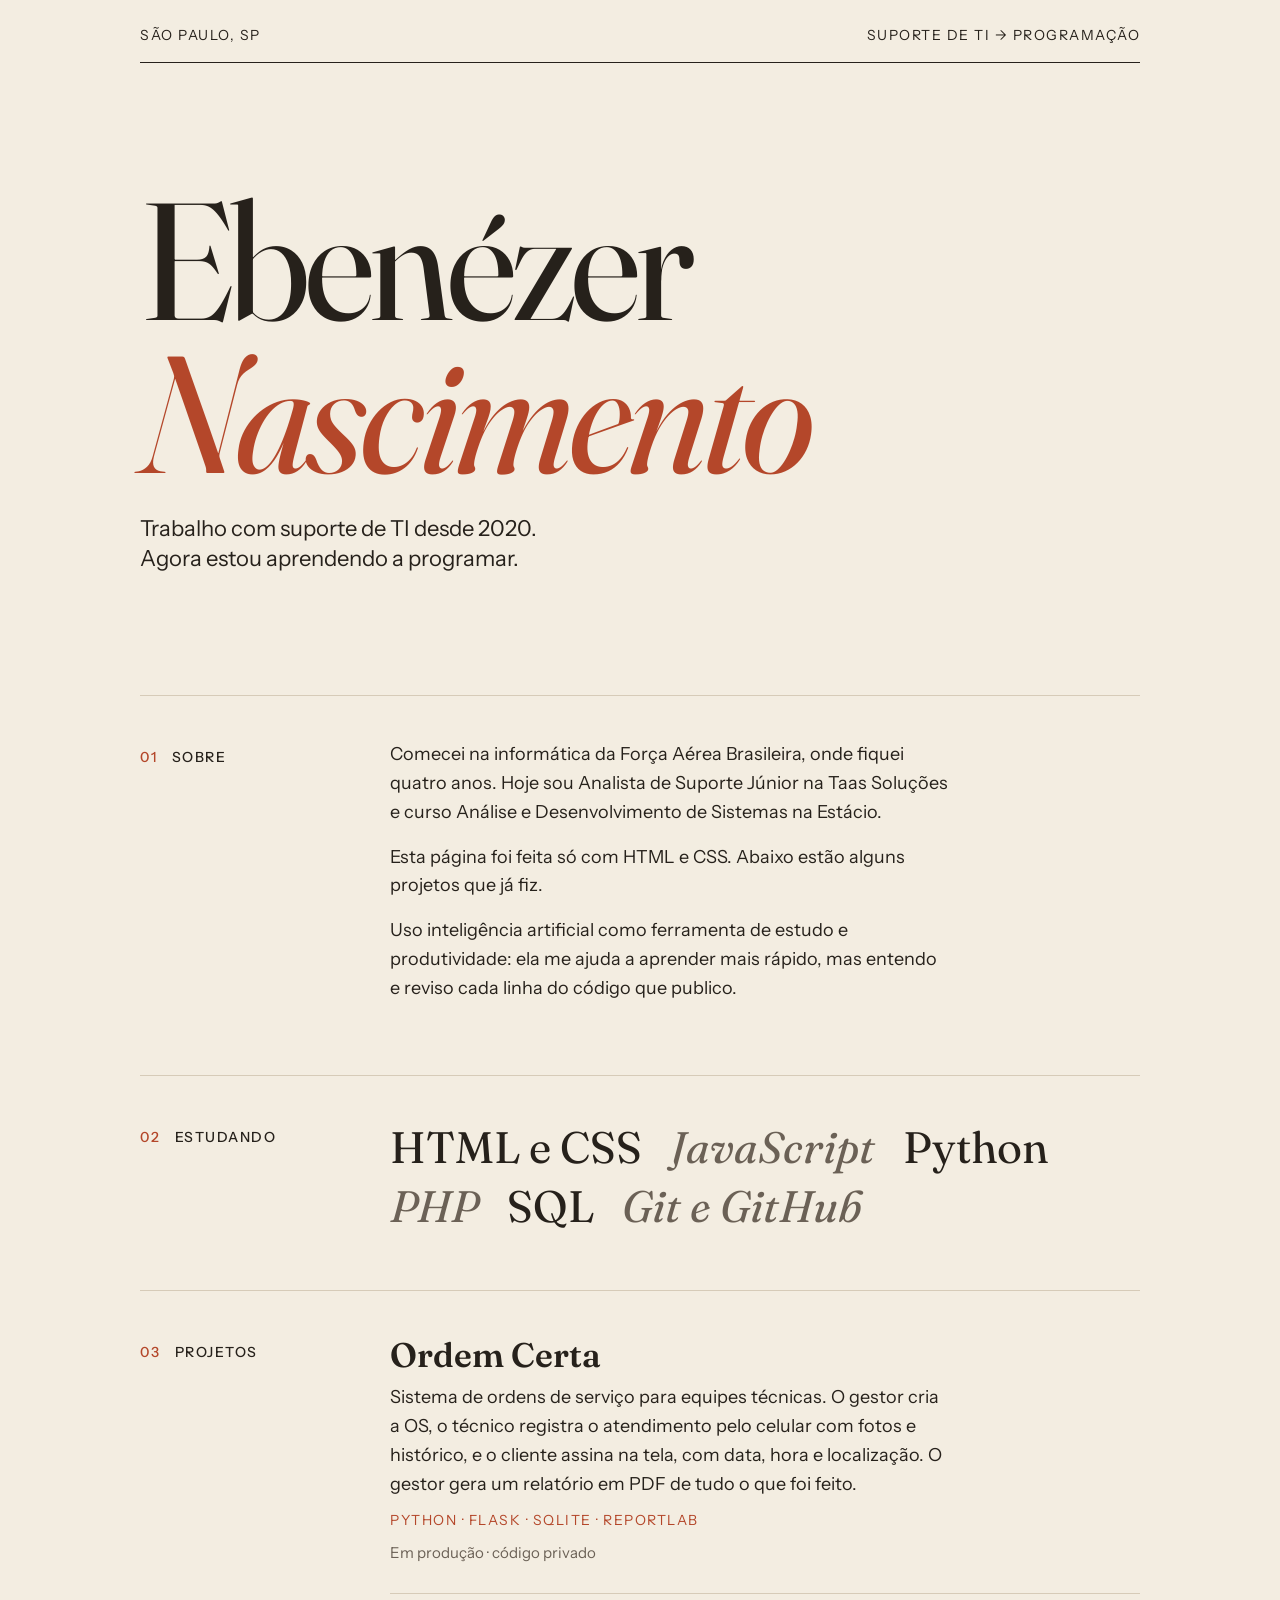
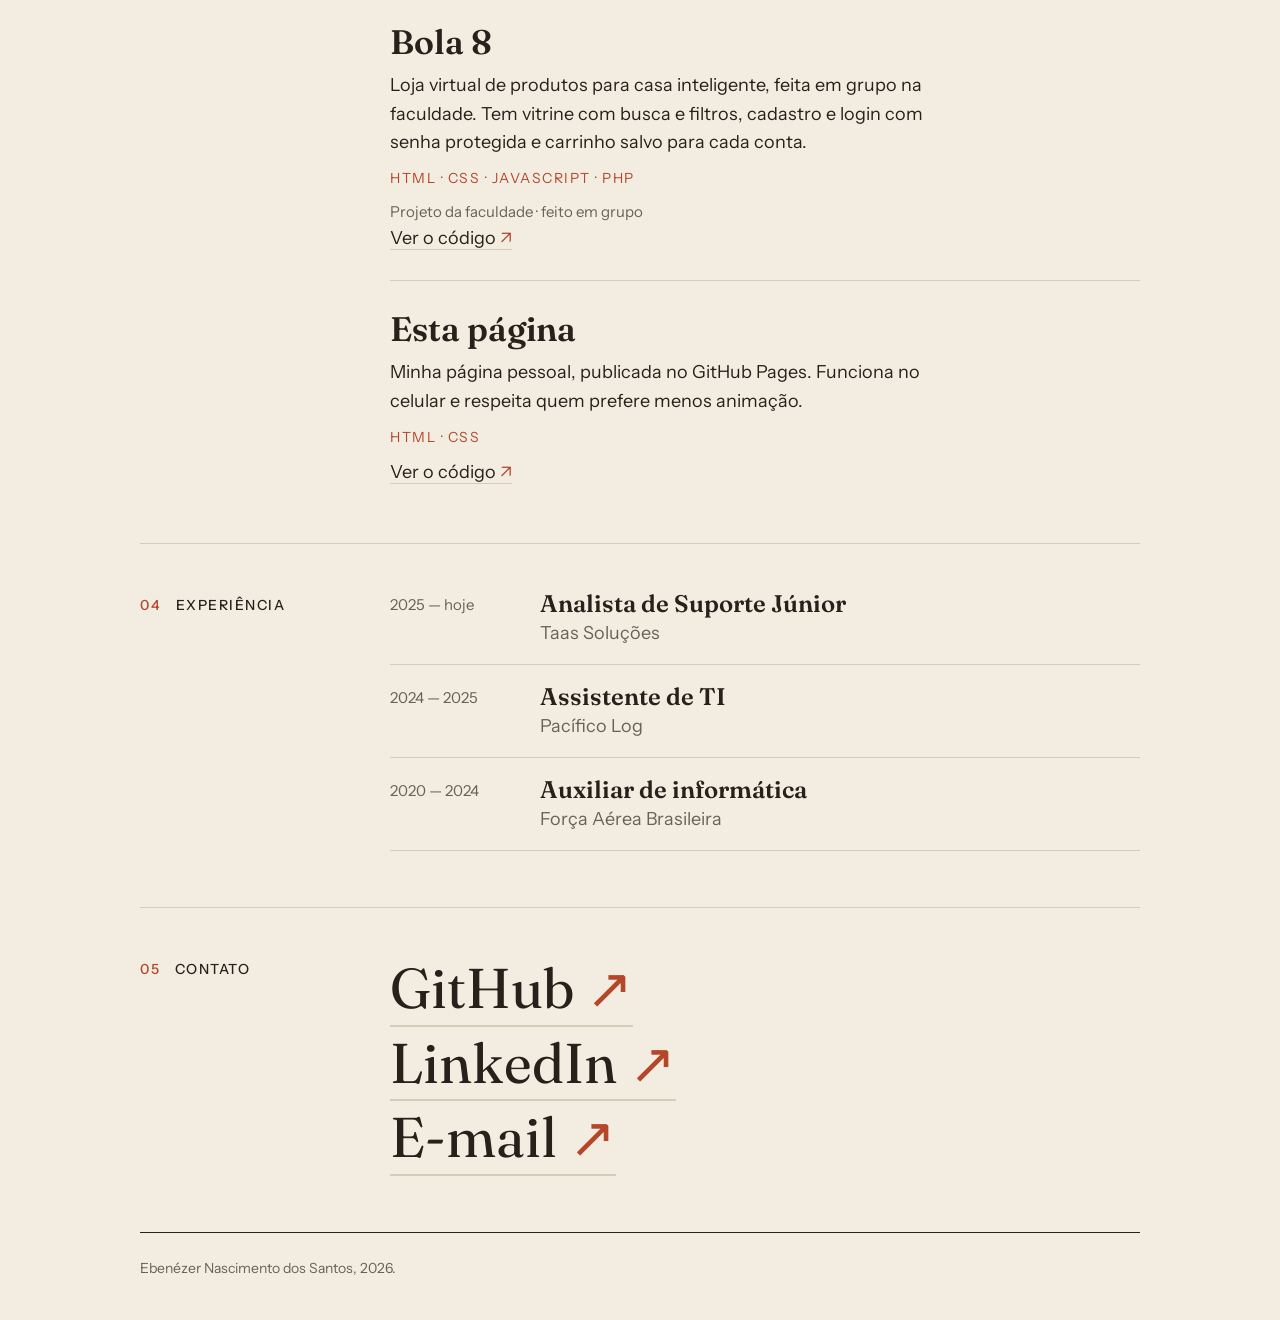
<file: index.html>
<!DOCTYPE html>
<html lang="pt-BR">
<head>
  <meta charset="UTF-8">
  <meta name="viewport" content="width=device-width, initial-scale=1.0">
  <title>Ebenézer Nascimento | Página pessoal</title>
  <meta name="description" content="Analista de Suporte de TI em Guarulhos, estudando programação. Projetos em HTML, CSS, JavaScript, PHP e Python.">

  <!-- Prévia que aparece quando o link é colado no LinkedIn ou no WhatsApp -->
  <meta property="og:type" content="website">
  <meta property="og:url" content="https://ebenezer-zeus.github.io/">
  <meta property="og:title" content="Ebenézer Nascimento | Suporte de TI → Programação">
  <meta property="og:description" content="Analista de Suporte de TI em Guarulhos, estudando programação. Veja meus projetos.">
  <meta property="og:locale" content="pt_BR">

  <!-- Fontes do Google Fonts: Fraunces (títulos) e Instrument Sans (textos) -->
  <link rel="preconnect" href="https://fonts.googleapis.com">
  <link rel="preconnect" href="https://fonts.gstatic.com" crossorigin>
  <link href="https://fonts.googleapis.com/css2?family=Fraunces:ital,opsz,wght@0,9..144,400;0,9..144,600;1,9..144,400&family=Instrument+Sans:wght@400;500&display=swap" rel="stylesheet">

  <link rel="stylesheet" href="style.css">
</head>
<body>

  <header>
    <div class="faixa">
      <span>São Paulo, SP</span>
      <span>Suporte de TI → Programação</span>
    </div>

    <h1>Ebenézer <em>Nascimento</em></h1>

    <p class="chamada">
      Trabalho com suporte de TI desde 2020.
      Agora estou aprendendo a programar.
    </p>
  </header>

  <main>
    <section>
      <h2><span>01</span> Sobre</h2>
      <div>
        <p>
          Comecei na informática da Força Aérea Brasileira, onde fiquei quatro anos.
          Hoje sou Analista de Suporte Júnior na Taas Soluções e curso
          Análise e Desenvolvimento de Sistemas na Estácio.
        </p>
        <p>
          Esta página foi feita só com HTML e CSS. Abaixo estão alguns projetos que já fiz.
        </p>
        <p>
          Uso inteligência artificial como ferramenta de estudo e produtividade: ela me ajuda
          a aprender mais rápido, mas entendo e reviso cada linha do código que publico.
        </p>
      </div>
    </section>

    <section>
      <h2><span>02</span> Estudando</h2>
      <ul class="estudos">
        <li>HTML e CSS</li>
        <li>JavaScript</li>
        <li>Python</li>
        <li>PHP</li>
        <li>SQL</li>
        <li>Git e GitHub</li>
      </ul>
    </section>

    <section>
      <h2><span>03</span> Projetos</h2>
      <ul class="projetos">
        <li>
          <h3>Ordem Certa</h3>
          <p>
            Sistema de ordens de serviço para equipes técnicas. O gestor cria a OS, o técnico
            registra o atendimento pelo celular com fotos e histórico, e o cliente assina na tela,
            com data, hora e localização. O gestor gera um relatório em PDF de tudo o que foi feito.
          </p>
          <p class="tecnologias">Python · Flask · SQLite · ReportLab</p>
          <p class="aviso">Em produção · código privado</p>
        </li>
        <li>
          <h3>Bola 8</h3>
          <p>
            Loja virtual de produtos para casa inteligente, feita em grupo na faculdade.
            Tem vitrine com busca e filtros, cadastro e login com senha protegida e
            carrinho salvo para cada conta.
          </p>
          <p class="tecnologias">HTML · CSS · JavaScript · PHP</p>
          <p class="aviso">Projeto da faculdade · feito em grupo</p>
          <a class="link-projeto" href="https://github.com/Ebenezer-Zeus/bola_8">Ver o código <span>↗</span></a>        </li>
        <li>
          <h3>Esta página</h3>
          <p>
            Minha página pessoal, publicada no GitHub Pages. Funciona no celular e respeita
            quem prefere menos animação.
          </p>
          <p class="tecnologias">HTML · CSS</p>
          <a class="link-projeto" href="https://github.com/Ebenezer-Zeus/Ebenezer-Zeus.github.io">Ver o código <span>↗</span></a>
        </li>
      </ul>
    </section>

    <section>
      <h2><span>04</span> Experiência</h2>
      <ul class="experiencia">
        <li>
          <span class="anos">2025 — hoje</span>
          <strong>Analista de Suporte Júnior</strong>
          <span class="empresa">Taas Soluções</span>
        </li>
        <li>
          <span class="anos">2024 — 2025</span>
          <strong>Assistente de TI</strong>
          <span class="empresa">Pacífico Log</span>
        </li>
        <li>
          <span class="anos">2020 — 2024</span>
          <strong>Auxiliar de informática</strong>
          <span class="empresa">Força Aérea Brasileira</span>
        </li>
      </ul>
    </section>

    <section>
      <h2><span>05</span> Contato</h2>
      <ul class="contato">
        <li><a href="https://github.com/Ebenezer-Zeus">GitHub <span>↗</span></a></li>
        <li><a href="https://www.linkedin.com/in/ebenezer-nascimento-dos-santos">LinkedIn <span>↗</span></a></li>
        <li><a href="mailto:sebenezer139@gmail.com">E-mail <span>↗</span></a></li>
      </ul>
    </section>
  </main>

  <footer>
    <p>Ebenézer Nascimento dos Santos, 2026.</p>
  </footer>

</body>
</html>
</file>
<file: style.css>
/* Cores e fontes guardadas em "variáveis", para mudar tudo em um lugar só */
:root {
  --papel: #f3ede1;      /* fundo, cor de papel */
  --tinta: #26211b;      /* texto principal */
  --tinta-fraca: #6b6156; /* texto secundário */
  --linha: #d6cbb8;      /* linhas divisórias */
  --destaque: #b4472a;   /* cor de destaque (ferrugem) */

  --fonte-titulo: "Fraunces", Georgia, serif;
  --fonte-texto: "Instrument Sans", Verdana, sans-serif;
}

/* Página inteira */
body {
  margin: 0;
  padding: 0 clamp(20px, 6vw, 80px);
  font-family: var(--fonte-texto);
  font-size: 18px;
  line-height: 1.6;
  color: var(--tinta);
  background-color: var(--papel);
}

header,
main,
footer {
  max-width: 1000px;
  margin: 0 auto;
}

/* ---------- Topo ---------- */

/* Faixa fininha com cidade e objetivo */
.faixa {
  display: flex;
  justify-content: space-between;
  gap: 20px;
  padding: 24px 0 16px 0;
  border-bottom: 1px solid var(--tinta);
  font-size: 14px;
  text-transform: uppercase;
  letter-spacing: 1.5px;
}

/* Nome bem grande. O clamp faz o tamanho acompanhar a largura da tela */
h1 {
  margin: clamp(50px, 10vw, 120px) 0 24px 0;
  font-family: var(--fonte-titulo);
  font-weight: 400;
  font-size: clamp(54px, 13vw, 168px);
  line-height: 0.92;
  letter-spacing: -0.03em;
}

/* O sobrenome fica em itálico, na cor de destaque e em outra linha */
h1 em {
  display: block;
  color: var(--destaque);
}

.chamada {
  max-width: 460px;
  margin: 0 0 clamp(60px, 10vw, 120px) 0;
  font-size: 22px;
  line-height: 1.4;
}

/* ---------- Blocos de conteúdo ---------- */

/* Cada bloco tem duas colunas: o rótulo à esquerda e o conteúdo à direita */
section {
  display: grid;
  grid-template-columns: 220px 1fr;
  gap: 30px;
  padding: 44px 0 56px 0;
  border-top: 1px solid var(--linha);
}

h2 {
  margin: 6px 0 0 0;
  font-family: var(--fonte-texto);
  font-weight: 500;
  font-size: 14px;
  text-transform: uppercase;
  letter-spacing: 1.5px;
}

/* O número (01, 02...) na frente do rótulo */
h2 span {
  margin-right: 10px;
  color: var(--destaque);
}

section p {
  max-width: 560px;
  margin: 0 0 16px 0;
}

ul {
  margin: 0;
  padding: 0;
  list-style: none;
}

/* Lista do que estou estudando: palavras grandes, uma ao lado da outra */
.estudos {
  display: flex;
  flex-wrap: wrap;
  gap: 4px 28px;
  font-family: var(--fonte-titulo);
  font-size: clamp(28px, 4vw, 44px);
  line-height: 1.25;
}

/* Um sim, um não: fica em itálico e mais claro, para dar ritmo */
.estudos li:nth-child(even) {
  font-style: italic;
  color: var(--tinta-fraca);
}

/* Experiência: os anos à esquerda, o cargo e a empresa à direita */
.experiencia li {
  display: grid;
  grid-template-columns: 150px 1fr;
  padding: 16px 0;
  border-bottom: 1px solid var(--linha);
}

.experiencia li:first-child {
  padding-top: 0;
}

.experiencia .anos {
  grid-row: span 2;
  padding-top: 5px;
  font-size: 15px;
  color: var(--tinta-fraca);
}

.experiencia strong {
  font-family: var(--fonte-titulo);
  font-weight: 600;
  font-size: 24px;
  line-height: 1.3;
}

.experiencia .empresa {
  color: var(--tinta-fraca);
}

/* Projetos: um bloco por projeto, separados por linha, como na experiência */
.projetos li {
  padding: 0 0 28px 0;
  margin-bottom: 28px;
  border-bottom: 1px solid var(--linha);
}

.projetos li:last-child {
  margin-bottom: 0;
  padding-bottom: 0;
  border-bottom: none;
}

.projetos h3 {
  margin: 0 0 8px 0;
  font-family: var(--fonte-titulo);
  font-weight: 600;
  font-size: clamp(26px, 3.5vw, 34px);
  line-height: 1.2;
}

.projetos p {
  margin-bottom: 10px;
}

/* Tecnologias usadas, em letras pequenas na cor de destaque */
.projetos .tecnologias {
  font-size: 14px;
  text-transform: uppercase;
  letter-spacing: 1.5px;
  color: var(--destaque);
}

/* Situação do projeto (em produção, código privado...) */
.projetos .aviso {
  margin: 0;
  font-size: 15px;
  color: var(--tinta-fraca);
}

.link-projeto {
  color: var(--tinta);
  text-decoration: none;
  border-bottom: 1px solid var(--linha);
  transition: color 0.2s, border-color 0.2s;
}

.link-projeto span {
  color: var(--destaque);
}

.link-projeto:hover,
.link-projeto:focus-visible {
  color: var(--destaque);
  border-color: var(--destaque);
}

/* Contato: links grandes */
.contato a {
  display: inline-block;
  font-family: var(--fonte-titulo);
  font-size: clamp(32px, 5vw, 56px);
  line-height: 1.3;
  color: var(--tinta);
  text-decoration: none;
  border-bottom: 2px solid var(--linha);
  transition: color 0.2s, border-color 0.2s;
}

.contato a span {
  display: inline-block;
  color: var(--destaque);
  transition: transform 0.2s;
}

/* Quando o mouse passa por cima (ou quando chega pelo teclado) */
.contato a:hover,
.contato a:focus-visible {
  color: var(--destaque);
  border-color: var(--destaque);
}

.contato a:hover span,
.contato a:focus-visible span {
  transform: translate(4px, -4px);
}

/* ---------- Rodapé ---------- */

footer {
  padding: 24px 0 40px 0;
  border-top: 1px solid var(--tinta);
  font-size: 14px;
  color: var(--tinta-fraca);
}

footer p {
  margin: 0;
}

/* ---------- Entrada suave ao abrir a página ---------- */

@keyframes subir {
  from {
    opacity: 0;
    transform: translateY(20px);
  }
  to {
    opacity: 1;
    transform: translateY(0);
  }
}

.faixa,
h1,
.chamada,
main {
  animation: subir 0.8s cubic-bezier(0.2, 0.8, 0.2, 1) both;
}

/* Cada parte entra um pouquinho depois da anterior */
h1 { animation-delay: 0.1s; }
.chamada { animation-delay: 0.25s; }
main { animation-delay: 0.4s; }

/* Respeita quem desligou animações no sistema */
@media (prefers-reduced-motion: reduce) {
  .faixa,
  h1,
  .chamada,
  main {
    animation: none;
  }
}

/* ---------- Celular ---------- */

@media (max-width: 700px) {
  .faixa {
    font-size: 11px;
    letter-spacing: 0.5px;
  }

  .faixa span:last-child {
    text-align: right;
  }

  section {
    grid-template-columns: 1fr;
    gap: 18px;
    padding: 32px 0 40px 0;
  }

  .experiencia li {
    grid-template-columns: 1fr;
  }

  .experiencia .anos {
    padding: 0 0 4px 0;
  }
}
</file>
